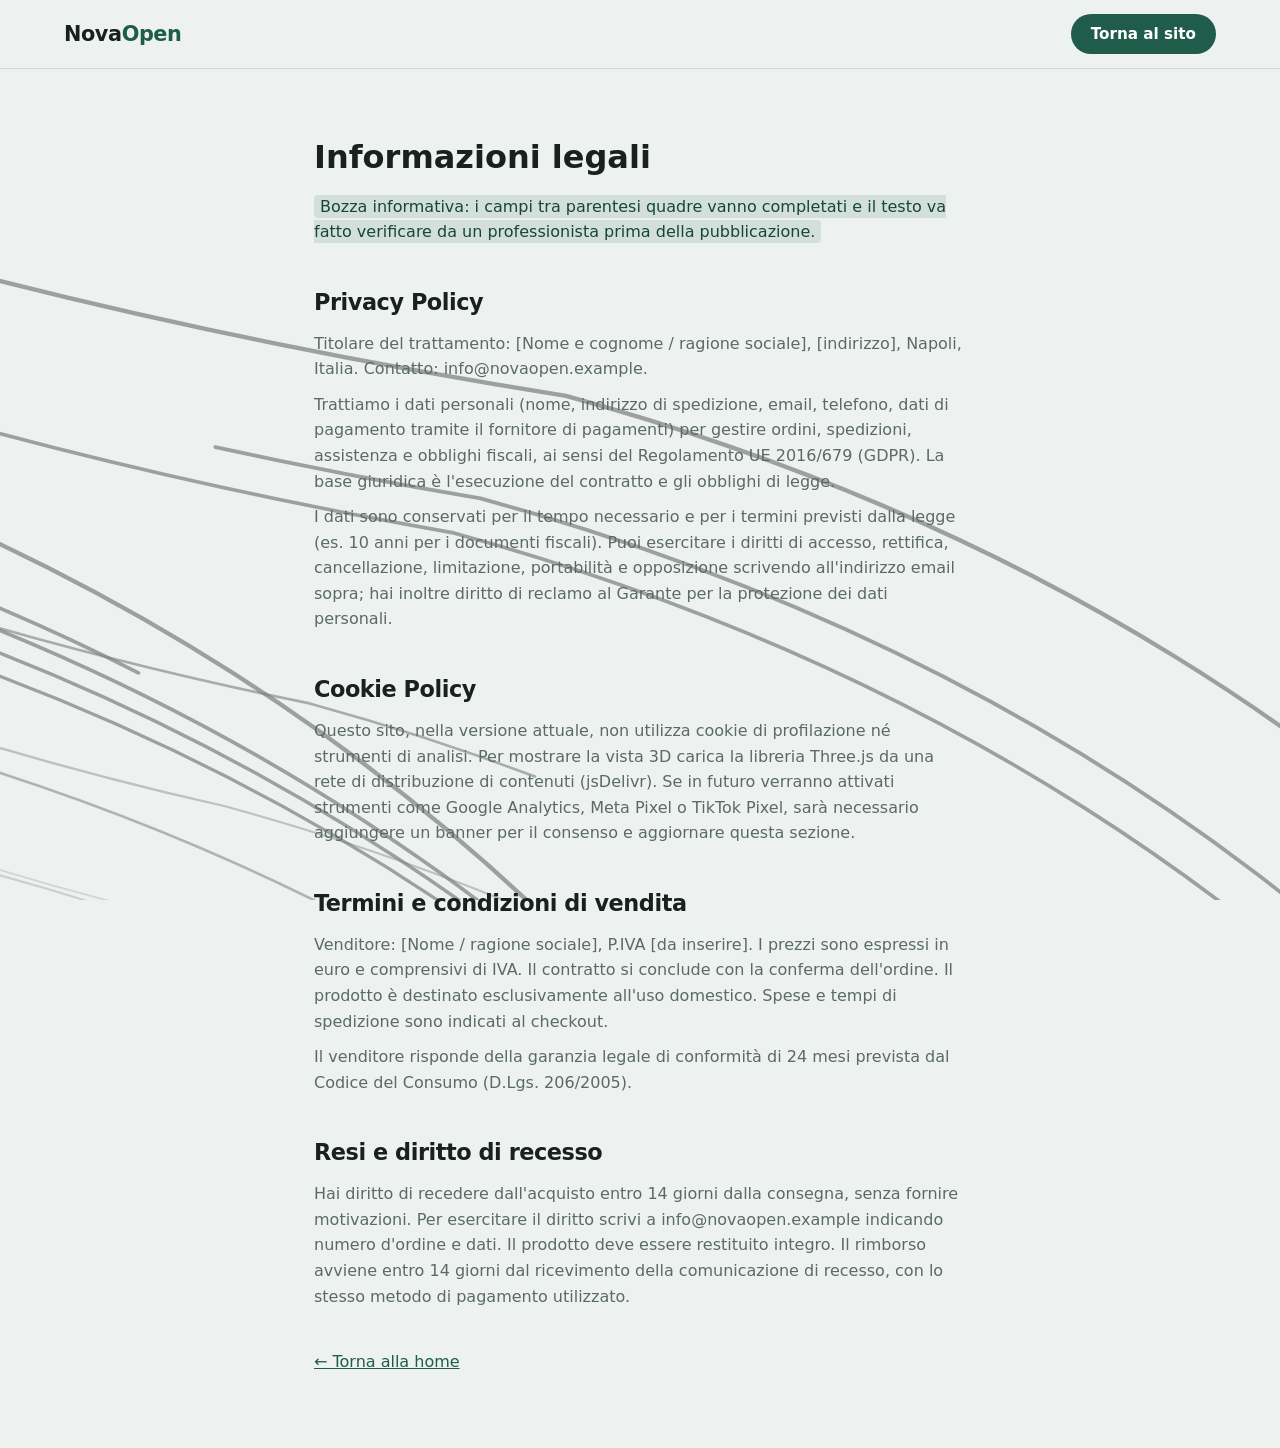
<file: novaopen/legale.html>
<!doctype html>
<html lang="it">
<head>
<meta charset="utf-8">
<meta name="viewport" content="width=device-width, initial-scale=1">
<title>Informazioni legali – NovaOpen</title>
<link rel="stylesheet" href="style.css">
</head>
<body>
<div class="bg-paths" id="bg-paths" aria-hidden="true"></div>
<header class="nav">
  <a class="logo" href="index.html">Nova<span>Open</span></a>
  <nav><a class="btn btn-small" href="index.html">Torna al sito</a></nav>
</header>

<main class="legal">
  <h1>Informazioni legali</h1>
  <p><span class="todo">Bozza informativa: i campi tra parentesi quadre vanno completati e il testo va fatto verificare da un professionista prima della pubblicazione.</span></p>

  <h2 id="privacy">Privacy Policy</h2>
  <p>Titolare del trattamento: [Nome e cognome / ragione sociale], [indirizzo], Napoli, Italia. Contatto: info@novaopen.example.</p>
  <p>Trattiamo i dati personali (nome, indirizzo di spedizione, email, telefono, dati di pagamento tramite il fornitore di pagamenti) per gestire ordini, spedizioni, assistenza e obblighi fiscali, ai sensi del Regolamento UE 2016/679 (GDPR). La base giuridica è l'esecuzione del contratto e gli obblighi di legge.</p>
  <p>I dati sono conservati per il tempo necessario e per i termini previsti dalla legge (es. 10 anni per i documenti fiscali). Puoi esercitare i diritti di accesso, rettifica, cancellazione, limitazione, portabilità e opposizione scrivendo all'indirizzo email sopra; hai inoltre diritto di reclamo al Garante per la protezione dei dati personali.</p>

  <h2 id="cookie">Cookie Policy</h2>
  <p>Questo sito, nella versione attuale, non utilizza cookie di profilazione né strumenti di analisi. Per mostrare la vista 3D carica la libreria Three.js da una rete di distribuzione di contenuti (jsDelivr). Se in futuro verranno attivati strumenti come Google Analytics, Meta Pixel o TikTok Pixel, sarà necessario aggiungere un banner per il consenso e aggiornare questa sezione.</p>

  <h2 id="termini">Termini e condizioni di vendita</h2>
  <p>Venditore: [Nome / ragione sociale], P.IVA [da inserire]. I prezzi sono espressi in euro e comprensivi di IVA. Il contratto si conclude con la conferma dell'ordine. Il prodotto è destinato esclusivamente all'uso domestico. Spese e tempi di spedizione sono indicati al checkout.</p>
  <p>Il venditore risponde della garanzia legale di conformità di 24 mesi prevista dal Codice del Consumo (D.Lgs. 206/2005).</p>

  <h2 id="resi">Resi e diritto di recesso</h2>
  <p>Hai diritto di recedere dall'acquisto entro 14 giorni dalla consegna, senza fornire motivazioni. Per esercitare il diritto scrivi a info@novaopen.example indicando numero d'ordine e dati. Il prodotto deve essere restituito integro. Il rimborso avviene entro 14 giorni dal ricevimento della comunicazione di recesso, con lo stesso metodo di pagamento utilizzato.</p>

  <p style="margin-top:40px"><a href="index.html">← Torna alla home</a></p>
</main>
<script defer src="paths.js"></script>
</body>
</html>
</file>
<file: novaopen/style.css>
:root{
  --bg:#edf2f0; --surface:#e1e9e5; --card:#f6f9f8;
  --ink:#18211d; --muted:#5b6a63; --line:#cfdad5;
  --green:#1f5c4a; --hl:#0f8a5f; --green-d:#16453a; --grey:#aeb9b4; --dark:#1b2622;
}
*{box-sizing:border-box;margin:0;padding:0}
body{font-family:system-ui,-apple-system,"Segoe UI",Roboto,sans-serif;background:var(--bg);color:var(--ink);line-height:1.6;overflow-x:hidden}
a{color:var(--green)}
img{max-width:100%;display:block}

/* icone minimali a linea */
.ic{width:20px;height:20px;flex:none;fill:none;stroke:currentColor;stroke-width:1.6;stroke-linecap:round;stroke-linejoin:round}

/* ---------- SFONDO LINEE NERE ---------- */
.bg-paths{position:fixed;inset:0;z-index:0;pointer-events:none;opacity:.5}
.bg-paths canvas{display:block;width:100%;height:100%}
main > section:not(.cine), .footer{position:relative;z-index:1}

/* ---------- NAV ---------- */
.nav{position:sticky;top:0;z-index:100;display:flex;justify-content:space-between;align-items:center;
  padding:14px 5vw;background:rgba(237,242,240,.96);border-bottom:1px solid var(--line)}
.nav nav{display:flex;gap:22px;align-items:center}
.nav nav a{color:var(--muted);text-decoration:none;font-size:.95rem}
.nav nav a:hover{color:var(--ink)}
.logo{font-weight:800;font-size:1.3rem;color:var(--ink);text-decoration:none;letter-spacing:-.02em}
.logo span{color:var(--green)}

.btn{display:inline-block;background:var(--green);color:#fff;font-weight:700;padding:15px 36px;border-radius:999px;
  text-decoration:none;transition:transform .15s,background .15s}
.btn:hover{background:var(--green-d);transform:translateY(-2px)}
.nav .btn-small{padding:8px 20px;color:#fff}

/* ---------- PREZZO ---------- */
.offer-price{display:flex;align-items:baseline;gap:12px;flex-wrap:wrap;margin-bottom:18px}
.offer-price.center{justify-content:center}
.price-new{font-size:2.6rem;font-weight:800;letter-spacing:-.02em;line-height:1}
.price-old{font-size:1.2rem;color:var(--muted);text-decoration:line-through;text-decoration-thickness:1.5px}
.price-tag{align-self:center;background:var(--green);color:#fff;font-size:.8rem;font-weight:700;padding:3px 10px;border-radius:999px;letter-spacing:.02em}

/* ---------- ELENCO FIDUCIA ---------- */
.trust{list-style:none;display:flex;flex-direction:column;gap:10px;margin-bottom:24px}
.trust li{display:flex;align-items:center;gap:10px;font-size:.95rem;color:var(--ink)}
.trust .ic{color:var(--green)}
.trust.inline{flex-direction:row;flex-wrap:wrap;justify-content:center;gap:10px 26px;margin:22px 0 0}
.trust.inline li{color:var(--muted);font-size:.88rem}

/* ---------- LANDING CINEMATICA ---------- */
.cine{display:none;position:relative;width:100%;height:100vh;overflow:hidden;align-items:center;justify-content:center;
  background:var(--bg);color:var(--ink);z-index:2}
html.cine-pending .cine{display:flex}
html.cine-pending .hero-static{display:none}

.gsap-reveal{visibility:hidden}

.bg-grid-theme{position:absolute;inset:0;z-index:0;pointer-events:none;opacity:.5;background-size:60px 60px;
  background-image:
    linear-gradient(to right,rgba(24,33,29,.06) 1px,transparent 1px),
    linear-gradient(to bottom,rgba(24,33,29,.06) 1px,transparent 1px);
  -webkit-mask-image:radial-gradient(ellipse at center,#000 0%,transparent 70%);
  mask-image:radial-gradient(ellipse at center,#000 0%,transparent 70%)}

.hero-text-wrapper{position:absolute;z-index:10;display:flex;flex-direction:column;align-items:center;justify-content:center;
  text-align:center;width:100%;padding:0 4vw;will-change:transform,opacity}
.hero-text-wrapper h1{font-size:clamp(3rem,9vw,6.5rem);line-height:1.05;margin:0}
.text-track{font-weight:700;letter-spacing:-.03em;margin-bottom:.1em!important}
.text-days{font-weight:800;letter-spacing:-.04em}
.text-3d-matte{color:var(--ink);text-shadow:0 8px 24px rgba(24,33,29,.18)}
.text-silver-matte{
  background:linear-gradient(180deg,var(--ink) 0%,rgba(24,33,29,.45) 100%);
  -webkit-background-clip:text;background-clip:text;-webkit-text-fill-color:transparent}
.text-card-silver-matte{
  background:linear-gradient(180deg,#fff 0%,#9fb8ad 100%);
  -webkit-background-clip:text;background-clip:text;-webkit-text-fill-color:transparent}

.scroll-hint{position:absolute;bottom:3.2vh;left:50%;transform:translateX(-50%);z-index:60;display:flex;align-items:center;gap:10px;
  padding:10px 18px 10px 20px;border-radius:999px;background:rgba(14,42,34,.88);color:#fff;font-size:.8rem;font-weight:600;letter-spacing:.04em;
  white-space:nowrap;pointer-events:none;box-shadow:0 10px 26px -10px rgba(0,0,0,.5);opacity:0;animation:hintin .8s 1.7s forwards}
.scroll-hint .ic{width:18px;height:18px;color:#9fe0c6;animation:hintbob 1.6s ease-in-out infinite}
@keyframes hintin{to{opacity:1}}
@keyframes hintbob{0%,100%{transform:translateY(-2px)}50%{transform:translateY(3px)}}

/* Offerta finale (dietro la card) */
.cta-wrapper{position:absolute;z-index:10;display:flex;align-items:center;justify-content:center;width:100%;padding:0 5vw;
  pointer-events:auto;will-change:transform,opacity}
.offer{display:grid;grid-template-columns:auto 1fr;gap:clamp(40px,7vw,96px);align-items:center;max-width:960px;width:100%}
.offer-body h2{text-align:left;font-size:clamp(2.2rem,5vw,3.6rem);font-weight:800;letter-spacing:-.03em;line-height:1.05;margin-bottom:16px}
.cta-buttons{display:flex;flex-wrap:wrap;gap:14px}
@media(max-width:700px){
  .offer{grid-template-columns:1fr;gap:14px;text-align:center}
  .stack-offer{margin:0 auto 8px}
  .stack-offer .sc-t p{display:none}
  .offer-body h2{text-align:center;font-size:2rem;margin-bottom:8px}
  .offer-body .offer-price{justify-content:center;margin-bottom:12px}
  .price-new{font-size:2rem}
  .trust{gap:6px;margin-bottom:14px;align-items:flex-start;width:fit-content;margin-left:auto;margin-right:auto}
  .trust li{font-size:.85rem}
  .trust li:nth-child(n+3){display:none}
  .cta-buttons{justify-content:center}
}

.btn-modern-light,.btn-modern-dark{display:inline-flex;align-items:center;justify-content:center;padding:16px 32px;border-radius:1.25rem;
  font-weight:700;font-size:1.02rem;text-decoration:none;transition:transform .3s cubic-bezier(.25,1,.5,1),box-shadow .3s}
.btn-modern-light{
  background:linear-gradient(180deg,#fff 0%,#eef3f1 100%);color:var(--green-d);
  box-shadow:0 0 0 1px rgba(0,0,0,.06),0 2px 4px rgba(0,0,0,.08),0 12px 24px -6px rgba(0,0,0,.22),inset 0 1px 1px #fff}
.btn-modern-light:hover{transform:translateY(-3px);box-shadow:0 0 0 1px rgba(0,0,0,.06),0 6px 12px -2px rgba(0,0,0,.15),0 20px 32px -8px rgba(0,0,0,.28),inset 0 1px 1px #fff}
.btn-modern-light:active{transform:translateY(1px)}
.btn-modern-dark{
  background:linear-gradient(180deg,#2a6d58 0%,#1a4a3c 100%);color:#fff;
  box-shadow:0 0 0 1px rgba(255,255,255,.1),0 2px 4px rgba(0,0,0,.35),0 12px 24px -6px rgba(0,0,0,.45),inset 0 1px 1px rgba(255,255,255,.18)}
.btn-modern-dark:hover{transform:translateY(-3px)}
.btn-modern-dark:active{transform:translateY(1px)}

/* Card verde */
.card-layer{position:absolute;inset:0;z-index:20;display:flex;align-items:center;justify-content:center;pointer-events:none}
.premium-depth-card{
  position:relative;overflow:hidden;display:flex;align-items:center;justify-content:center;pointer-events:auto;
  width:92vw;height:92vh;border-radius:32px;
  background:radial-gradient(ellipse 75% 85% at 50% 42%,#3d7d66 0%,#245f4b 34%,#12382e 70%,#0a211a 100%);
  box-shadow:0 40px 100px -20px rgba(0,0,0,.55),inset 0 1px 2px rgba(255,255,255,.2);
  border:1px solid rgba(255,255,255,.06);will-change:transform,width,height}
@media(min-width:768px){.premium-depth-card{width:85vw;height:85vh;border-radius:40px}}
.card-sheen{position:absolute;inset:0;border-radius:inherit;pointer-events:none;z-index:50;
  background:radial-gradient(700px circle at var(--mouse-x,50%) var(--mouse-y,50%),rgba(255,255,255,.06) 0%,transparent 40%)}
.card-glow{position:absolute;inset:0;pointer-events:none;z-index:1;
  background:radial-gradient(ellipse 38% 50% at 50% 48%,rgba(255,255,255,.2),transparent 72%)}

.card-grid{position:relative;z-index:10;width:100%;height:100%;max-width:80rem;margin:0 auto;padding:24px 16px;
  display:flex;flex-direction:column;justify-content:space-evenly;align-items:center}
@media(min-width:1024px){
  .card-grid{display:grid;grid-template-columns:repeat(3,1fr);gap:2rem;padding:0 48px;justify-content:normal}
}
.card-right-text{order:1;display:flex;justify-content:center;width:100%;z-index:20}
.mockup-scroll-wrapper{order:2;position:relative;width:100%;height:min(46vh,420px);display:flex;align-items:center;justify-content:center;z-index:10}
.card-left-text{order:3;display:flex;flex-direction:column;justify-content:center;text-align:center;width:100%;padding:0 12px;z-index:20}
.brand{font-size:clamp(2.2rem,12vw,4rem);line-height:.9;font-weight:900;letter-spacing:-.04em;text-transform:uppercase;text-align:center}
@media(min-width:768px){.brand{font-size:clamp(3rem,8vw,6.5rem)}}
.brand{background:linear-gradient(180deg,rgba(255,255,255,.95) 0%,rgba(176,204,192,.55) 100%);-webkit-background-clip:text;background-clip:text;-webkit-text-fill-color:transparent}
@media(min-width:1024px){
  .card-grid{position:absolute;inset:0;display:block;max-width:none;margin:0;padding:0}
  .card-right-text{position:absolute;inset:0;display:flex;align-items:center;justify-content:center;width:auto;pointer-events:none;z-index:5}
  .mockup-scroll-wrapper{position:absolute;inset:0;width:auto;height:auto;z-index:10}
  .card-left-text{position:absolute;left:clamp(36px,4.5vw,72px);bottom:clamp(30px,7vh,64px);width:auto;max-width:17.5rem;text-align:left;padding:0;z-index:20}
  .brand{font-size:clamp(5rem,12.5vw,12rem);line-height:.9;text-align:center;white-space:nowrap}
  .brand br{display:none}
}
.card-left-text h3{color:#fff;font-size:clamp(1.4rem,3.2vw,2.4rem);line-height:1.15;font-weight:700;letter-spacing:-.02em}
.card-left-text p{display:none;color:rgba(222,240,233,.78);font-size:1.05rem;line-height:1.6;margin-top:18px;max-width:26rem}
@media(min-width:768px){.card-left-text p{display:block}}
@media(min-width:768px) and (max-width:1023px){.card-left-text p{margin-left:auto;margin-right:auto}}

.mockup-tilt{position:relative;width:100%;height:100%}
.scene3d{position:relative;width:100%;height:100%}
.gl{position:absolute;inset:0;cursor:grab;touch-action:pan-y}
.gl:active{cursor:grabbing}
.gl canvas{display:block;width:100%;height:100%}
.scene3d .fallback{position:absolute;top:8%;left:50%;transform:translateX(-50%);height:84%;width:auto;max-width:90%;object-fit:cover;border-radius:24px}
.scene3d.ready .fallback{display:none}

.floating-ui-badge{
  position:absolute;display:flex;align-items:center;gap:12px;padding:10px 16px 10px 12px;border-radius:14px;z-index:30;
  background:rgba(14,42,34,.82);
  box-shadow:0 0 0 1px rgba(255,255,255,.14),0 18px 36px -12px rgba(0,0,0,.5)}
.badge-a{top:4%;left:-4px}
.badge-b{bottom:6%;right:-4px}
.ic-badge{width:26px;height:26px;color:#9fe0c6}
.badge-title{color:#fff;font-size:.82rem;font-weight:700;letter-spacing:-.01em;line-height:1.3}
.badge-sub{color:rgba(222,240,233,.68);font-size:.7rem;line-height:1.3}
@media(min-width:1024px){.card-left-text h3{font-size:clamp(1.3rem,2.1vw,1.9rem)}.card-left-text p{font-size:.95rem;margin-top:12px}.badge-title{font-size:.9rem}.badge-sub{font-size:.76rem}.badge-a{top:19%;left:calc(50% - 410px)}.badge-b{bottom:21%;right:calc(50% - 450px)}}

/* ---------- VERSIONE SEMPLICE (senza animazioni) ---------- */
.hero{display:grid;grid-template-columns:1fr 1fr;gap:4vw;align-items:center;padding:6vh 5vw 8vh;max-width:1200px;margin:auto}
.eyebrow{color:var(--green);font-weight:700;font-size:.85rem;text-transform:uppercase;letter-spacing:.09em;margin-bottom:14px}
.hero h1{font-size:clamp(2rem,4.4vw,3.3rem);line-height:1.08;letter-spacing:-.025em;margin-bottom:18px}
.lead{color:var(--muted);font-size:1.1rem;margin-bottom:26px;max-width:46ch}
.static-photo{width:100%;max-width:420px;justify-self:center;border-radius:28px;border:1px solid var(--line);aspect-ratio:4/5;object-fit:cover}

/* ---------- CARATTERISTICHE (schede) ---------- */
.features,.faq{padding:9vh 5vw;max-width:1100px;margin:auto}
.features{max-width:860px}
h2{font-size:clamp(1.7rem,3.2vw,2.4rem);letter-spacing:-.02em;margin-bottom:8px;text-align:center}
.section-sub{text-align:center;color:var(--muted);margin-bottom:40px}
.num{display:block;color:var(--hl);font-weight:800;font-size:clamp(3rem,5.5vw,4.4rem);line-height:1;letter-spacing:-.04em;margin-bottom:12px}

.tabs{display:flex;flex-direction:column;gap:6px;width:100%}
.tabs-bar{position:relative;display:flex;gap:4px;padding:4px;border-radius:14px;background:#1a4538;box-shadow:0 10px 30px -14px rgba(14,42,34,.55)}
.tab-pill{position:absolute;top:4px;bottom:4px;left:0;width:0;border-radius:10px;background:#0c241d;
  box-shadow:0 0 0 1px rgba(255,255,255,.08),0 6px 16px -6px rgba(0,0,0,.5);
  transition:transform .6s cubic-bezier(.34,1.35,.64,1),width .6s cubic-bezier(.34,1.35,.64,1);will-change:transform,width}
.tab-btn{position:relative;z-index:1;flex:1;border:0;background:none;color:rgba(255,255,255,.72);font:inherit;font-size:.92rem;font-weight:600;
  padding:10px 8px;border-radius:10px;cursor:pointer;transition:color .25s;-webkit-tap-highlight-color:transparent}
.tab-btn:hover{color:#fff}
.tab-btn[aria-selected="true"]{color:#fff}
.tab-btn:focus-visible{outline:2px solid #9fe0c6;outline-offset:1px}
.tabs-panel{padding:clamp(18px,3vw,30px);border-radius:20px;color:var(--ink);border:1px solid var(--line);background:var(--bg);overflow:hidden}
.tab-content[hidden]{display:none}
.tab-content.enter{animation:tabin .5s cubic-bezier(.22,1,.36,1)}
@keyframes tabin{from{opacity:0;transform:translateX(-10px) scale(.95);filter:blur(8px)}to{opacity:1;transform:none;filter:blur(0)}}
.tab-grid{display:grid;grid-template-columns:auto 1fr;gap:clamp(48px,8vw,100px);align-items:center;padding:6px 4px 6px clamp(0px,3vw,36px)}
.tab-text h3{font-size:clamp(1.4rem,2.6vw,1.9rem);line-height:1.15;margin-bottom:12px;letter-spacing:-.02em;color:var(--ink)}
.tab-text p{color:#33433b;font-size:1.05rem;max-width:40ch}

/* ---------- CARTE IMPILATE (si aprono a ventaglio) ---------- */
.stack{--cw:210px;--ch:285px;--sd:46px;position:relative;width:var(--cw);height:var(--ch);flex:none;cursor:pointer;outline:none;-webkit-tap-highlight-color:transparent}
.stack-card{position:absolute;inset:0;background:#fff;border:1px solid rgba(24,33,29,.1);border-radius:18px;overflow:hidden;color:var(--ink);
  box-shadow:0 14px 30px -14px rgba(0,0,0,.4);z-index:calc(3 - var(--i));
  transition:transform .55s cubic-bezier(.34,1.45,.64,1);transition-delay:calc(var(--i) * .08s);will-change:transform}
.stack-card:nth-child(2){transform:translate(-7px,5px) rotate(-2deg)}
.stack-card:nth-child(3){transform:translate(7px,5px) rotate(2deg)}
.stack-card img{display:block;width:calc(100% - 12px);height:69%;margin:6px 6px 0;border-radius:12px;object-fit:cover}
.sc-t{padding:8px 14px}
.sc-t h4{font-size:.92rem;line-height:1.25;font-weight:700;letter-spacing:-.01em}
.sc-t p{font-size:.76rem;line-height:1.3;color:var(--muted);margin-top:2px}
@media (hover:hover){
  .stack:hover .stack-card:nth-child(2){transform:translateX(calc(var(--sd) * -1)) rotate(-6deg)}
  .stack:hover .stack-card:nth-child(3){transform:translateX(var(--sd)) rotate(6deg)}
}
.stack:focus-visible .stack-card:nth-child(2),.stack.open .stack-card:nth-child(2),.stack.peek .stack-card:nth-child(2){transform:translateX(calc(var(--sd) * -1)) rotate(-6deg)}
.stack:focus-visible .stack-card:nth-child(3),.stack.open .stack-card:nth-child(3),.stack.peek .stack-card:nth-child(3){transform:translateX(var(--sd)) rotate(6deg)}
.stack-offer{--cw:clamp(150px,min(17vw,30vh),220px);--ch:calc(var(--cw) * 1.36)}
.stack-offer .stack-card{box-shadow:0 18px 36px -16px rgba(24,33,29,.5)}
.stack-offer .stack-card img{height:76%}
.stack-offer .stack-card.blank{background:#fff;border-color:rgba(24,33,29,.08)}

/* ---------- CTA DOPO LE CARATTERISTICHE ---------- */
.cta-band{max-width:900px;margin:0 auto 6vh;padding:0 5vw}
.cta-band-inner{background:linear-gradient(145deg,#2a6d58 0%,#10302a 100%);color:#fff;border-radius:32px;padding:clamp(32px,6vw,60px) 24px;text-align:center;
  box-shadow:0 30px 70px -30px rgba(14,42,34,.6)}
.cta-band-inner h2{color:#fff;margin-bottom:10px}
.cta-band-inner > p{color:rgba(222,240,233,.8);margin-bottom:22px}
.cta-band .offer-price{margin-bottom:24px}
.cta-band .price-old{color:rgba(222,240,233,.6)}
.cta-band .price-tag{background:#fff;color:var(--green-d)}
.cta-band .trust.inline li{color:rgba(222,240,233,.78)}
.cta-band .trust .ic{color:#9fe0c6}

/* ---------- FAQ ---------- */
.faq{max-width:760px}
.faq h2{margin-bottom:34px}
details{background:var(--card);border:1px solid var(--line);border-radius:14px;margin-bottom:12px;padding:0 22px}
summary{cursor:pointer;padding:18px 0;font-weight:600;list-style:none;display:flex;justify-content:space-between;gap:14px}
summary::-webkit-details-marker{display:none}
summary::after{content:"+";color:var(--green);font-size:1.4rem;line-height:1}
details[open] summary::after{content:"–"}
details p{padding-bottom:18px;color:var(--muted)}
.hl{color:var(--hl);font-weight:700}

/* ---------- FOOTER ---------- */
.footer{background:var(--dark);color:#d7e0dc;padding:56px 5vw 24px;margin-top:6vh}
.cols{max-width:1100px;margin:auto;display:grid;grid-template-columns:repeat(auto-fit,minmax(210px,1fr));gap:34px}
.footer .logo{color:#fff}
.footer .logo span{color:#6fcfae}
.footer h4{margin-bottom:12px;font-size:.95rem;color:#fff}
.footer p,.footer li{color:#a9b8b1;font-size:.92rem}
.footer ul{list-style:none;display:flex;flex-direction:column;gap:6px}
.footer a{color:#a9b8b1;text-decoration:none}
.footer a:hover{color:#fff;text-decoration:underline}
.copy{max-width:1100px;margin:40px auto 0;padding-top:20px;border-top:1px solid #2f3d38;text-align:center;font-size:.82rem;color:#8a9a93}

/* ---------- PAGINA LEGALE ---------- */
.legal{position:relative;z-index:1;max-width:780px;margin:auto;padding:7vh 5vw}
.legal h1{font-size:2rem;margin-bottom:10px}
.legal h2{text-align:left;font-size:1.4rem;margin:40px 0 10px}
.legal p,.legal li{color:var(--muted);margin-bottom:10px}
.todo{background:rgba(31,92,74,.12);color:var(--green-d);padding:2px 6px;border-radius:4px}

@media (max-width:820px){
  .hero{grid-template-columns:1fr}
  .tab-grid{grid-template-columns:1fr;gap:34px;justify-items:center;text-align:center;padding:6px 0}
  .tab-text p{margin:0 auto}
  .stack{--cw:176px;--ch:240px;--sd:40px}
  .stack.stack-offer{--cw:clamp(128px,21vh,170px);--ch:calc(var(--cw) * 1.36)}
  .nav nav a:not(.btn){display:none}
}
@media (max-width:420px){.tab-btn{font-size:.82rem;padding:10px 4px}}
@media (prefers-reduced-motion:reduce){.scroll-hint .ic{animation:none}.tab-content.enter{animation:none}.stack-card,.tab-pill{transition:none}}
</file>
